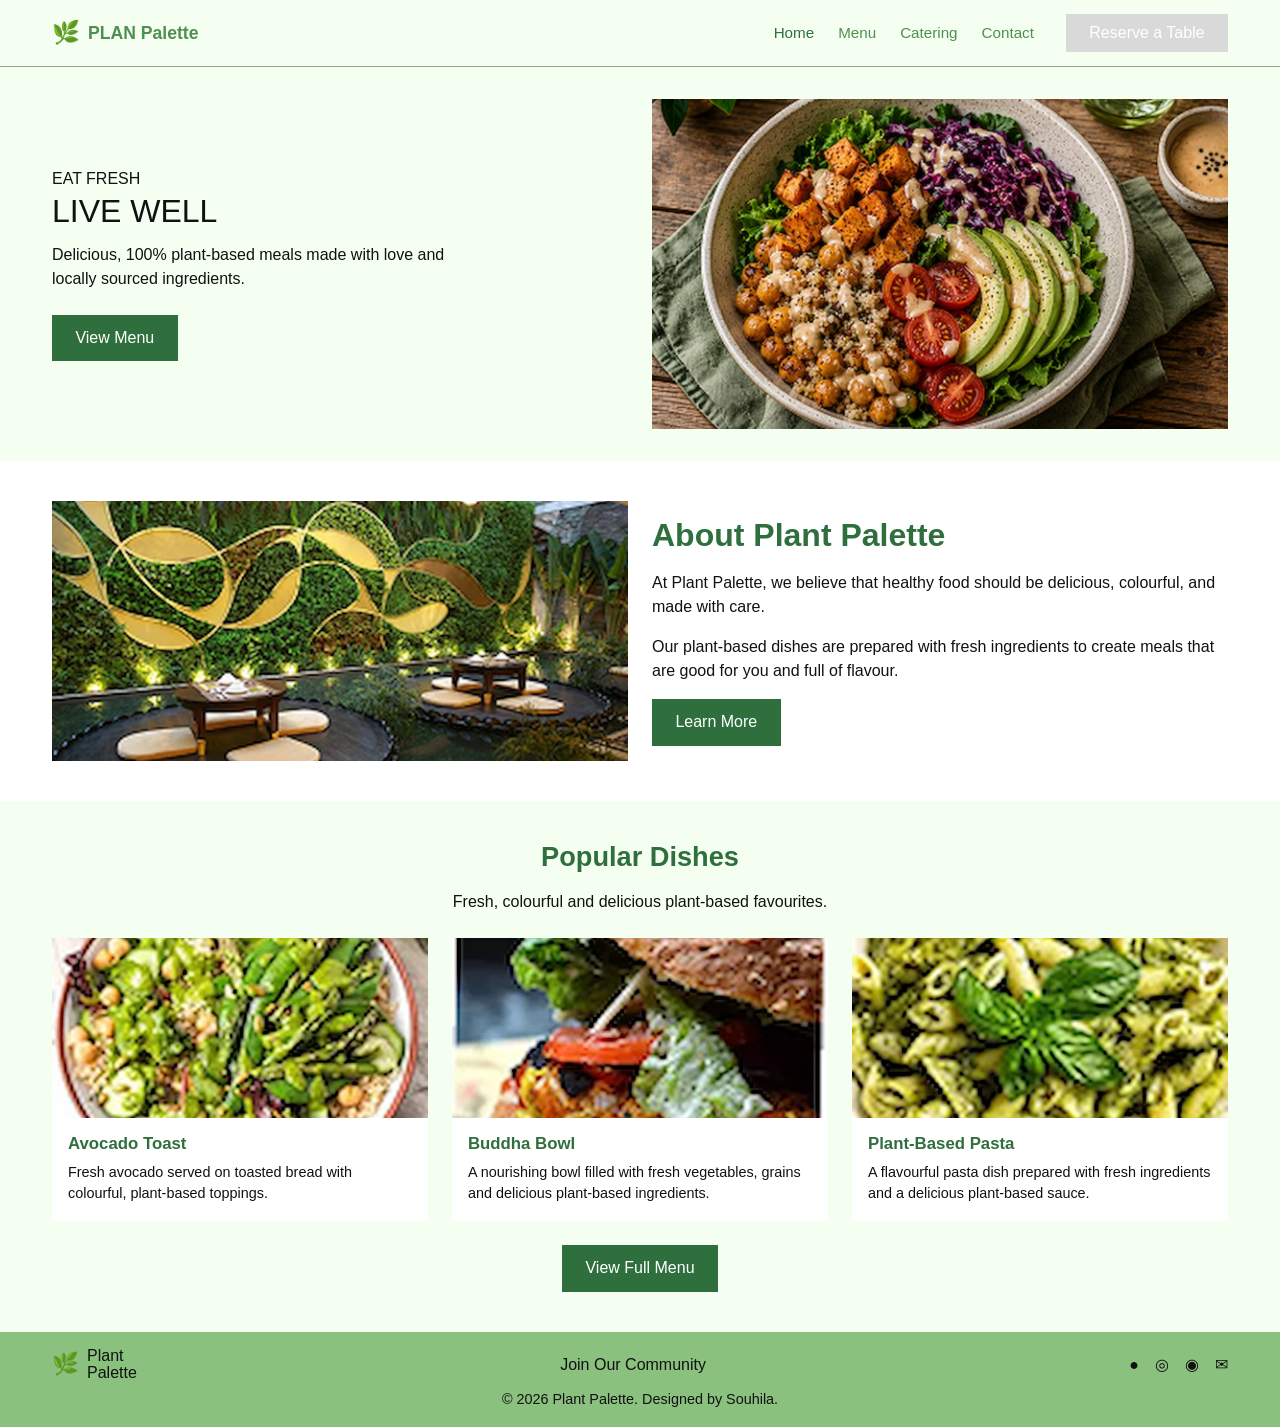
<file: index.html>
<!DOCTYPE html>
<html lang="en">
<head>
  <meta charset="UTF-8">
  <meta name="viewport" content="width=device-width, initial-scale=1.0">

  <title>Plant Palette</title>

  <link
    href="https://cdn.jsdelivr.net/npm/bootstrap@5.3.7/dist/css/bootstrap.min.css"
    rel="stylesheet"
  >

  <link rel="stylesheet" href="css/style.css">
</head>

<body>
    <a href="#main-content" class="skip-link">Skip to main content</a>
<header>
  <nav class="navbar navbar-expand-md plant-navbar">
    <div class="container">

      <a class="navbar-brand d-flex align-items-center gap-2" href="index.html">
        <span class="brand-leaf" aria-hidden="true">🌿</span>
        <span class="fw-bold">PLAN Palette</span>
      </a>

      <button
        class="navbar-toggler"
        type="button"
        data-bs-toggle="collapse"
        data-bs-target="#mainNav"
        aria-controls="mainNav"
        aria-expanded="false"
        aria-label="Toggle navigation"
      >
        <span class="navbar-toggler-icon"></span>
      </button>

      <div class="collapse navbar-collapse justify-content-end" id="mainNav">
        <ul class="navbar-nav align-items-md-center gap-md-2">
          <li class="nav-item">
            <a class="nav-link active" aria-current="page" href="index.html">Home</a>
          </li>

          <li class="nav-item">
            <a class="nav-link" href="menu.html">Menu</a>
          </li>

        <li class="nav-item">
  <a class="nav-link" href="catering.html">Catering</a>
</li>

          <li class="nav-item">
            <a class="nav-link" href="#contact">Contact</a>
          </li>

          <li class="nav-item ms-md-3">
            <a class="btn reserve-btn" href="#contact">Reserve a Table</a>
          </li>
        </ul>
      </div>

    </div>
  </nav>
</header>

<main id="main-content">

  <section class="home-hero py-4">
    <div class="container">
      <div class="row align-items-center g-4">

        <div class="col-12 col-md-6">
          <p class="hero-kicker mb-1">Eat Fresh</p>
          <h1 class="hero-title mb-3">Live Well</h1>

          <p class="mb-4">
            Delicious, 100% plant-based meals made with love and locally sourced ingredients.
          </p>

          <a href="menu.html" class="btn hero-btn">
            View Menu
          </a>
        </div>

        <div class="col-12 col-md-6">
      <!-- Hero -->
<img
  src="images/home-hero-1200.jpg"
  srcset="
    images/home-hero-600.jpg 600w,
    images/home-hero-1200.jpg 1200w
  "
  sizes="(max-width: 767px) 100vw, 50vw"
  alt="Colourful plant-based bowl with vegetables and grains"
  class="img-fluid hero-image"
>
        </div>

      </div>
    </div>
  </section>
<!-- ABOUT -->
<section class="about-section py-5" id="about">
  <div class="container">
    <div class="row align-items-center g-4">

      <div class="col-12 col-md-6">
        <!-- About -->
<img
  src="images/home-about-1200.jpg"
  srcset="
    images/home-about-600.jpg 600w,
    images/home-about-1200.jpg 1200w
  "
  sizes="(max-width: 767px) 100vw, 50vw"
  alt="Plant Palette restaurant interior with green decor"
  class="img-fluid about-image"
>
      </div>

      <div class="col-12 col-md-6">
        <h2 class="section-title">About Plant Palette</h2>

        <p>
          At Plant Palette, we believe that healthy food should be delicious,
          colourful, and made with care.
        </p>

        <p>
          Our plant-based dishes are prepared with fresh ingredients to create
          meals that are good for you and full of flavour.
        </p>

        <a href="catering.html" class="btn about-btn">
          Learn More
        </a>
      </div>

    </div>
  </div>

</section>
<!-- POPULAR DISHES -->
<section class="popular-dishes py-5">
  <div class="container">

    <div class="text-center mb-4">
      <h2 class="section-title">Popular Dishes</h2>
      <p>Fresh, colourful and delicious plant-based favourites.</p>
    </div>

    <div class="row g-4">

      <div class="col-12 col-md-4">
        <article class="dish-card h-100">
    <!-- Popular dishes -->
<img
  src="images/home-bowl-1200.jpg"
  srcset="
    images/home-bowl-600.jpg 600w,
    images/home-bowl-1200.jpg 1200w
  "
  sizes="(max-width: 767px) 100vw, 33vw"
  alt="Green Goddess Bowl"
  class="img-fluid dish-image"
>
          <div class="dish-content">
            <h3>Avocado Toast</h3>
            <p>
              Fresh avocado served on toasted bread with colourful,
              plant-based toppings.
            </p>
          </div>
        </article>
      </div>

      <div class="col-12 col-md-4">
        <article class="dish-card h-100">
  <img
  src="images/home-burger-1200.jpg"
  srcset="
    images/home-burger-600.jpg 600w,
    images/home-burger-1200.jpg 1200w
  "
  sizes="(max-width: 767px) 100vw, 33vw"
  alt="Spicy Chickpea Burger"
  class="img-fluid dish-image"
>

          <div class="dish-content">
            <h3>Buddha Bowl</h3>
            <p>
              A nourishing bowl filled with fresh vegetables, grains
              and delicious plant-based ingredients.
            </p>
          </div>
        </article>
      </div>

      <div class="col-12 col-md-4">
        <article class="dish-card h-100">
   <img
  src="images/home-pasta-1200.jpg"
  srcset="
    images/home-pasta-600.jpg 600w,
    images/home-pasta-1200.jpg 1200w
  "
  sizes="(max-width: 767px) 100vw, 33vw"
  alt="Creamy Pesto Pasta"
  class="img-fluid dish-image"
>
          <div class="dish-content">
            <h3>Plant-Based Pasta</h3>
            <p>
              A flavourful pasta dish prepared with fresh ingredients
              and a delicious plant-based sauce.
            </p>
          </div>
        </article>
      </div>

    </div>

    <div class="text-center mt-4">
      <a href="menu.html" class="btn hero-btn">View Full Menu</a>
    </div>

  </div>
</section>
</main>
<!-- FOOTER -->
<footer class="site-footer" id="contact">
  <div class="container">

    <div class="footer-top">
      <div class="footer-brand">
        <span class="footer-leaf" aria-hidden="true">🌿</span>
        <span>Plant<br>Palette</span>
      </div>

      <p class="footer-community mb-0">
        Join Our Community
      </p>

      <div class="footer-socials" aria-label="Social media links">
        <a href="#" aria-label="Facebook">●</a>
        <a href="#" aria-label="Instagram">◎</a>
        <a href="#" aria-label="WhatsApp">◉</a>
        <a href="#" aria-label="Email">✉</a>
      </div>
    </div>

    <p class="footer-copy">
      &copy; 2026 Plant Palette. Designed by Souhila.
    </p>

  </div>
</footer>
  <script
    src="https://cdn.jsdelivr.net/npm/bootstrap@5.3.7/dist/js/bootstrap.bundle.min.js"
  ></script>
</body>
</html>
</file>
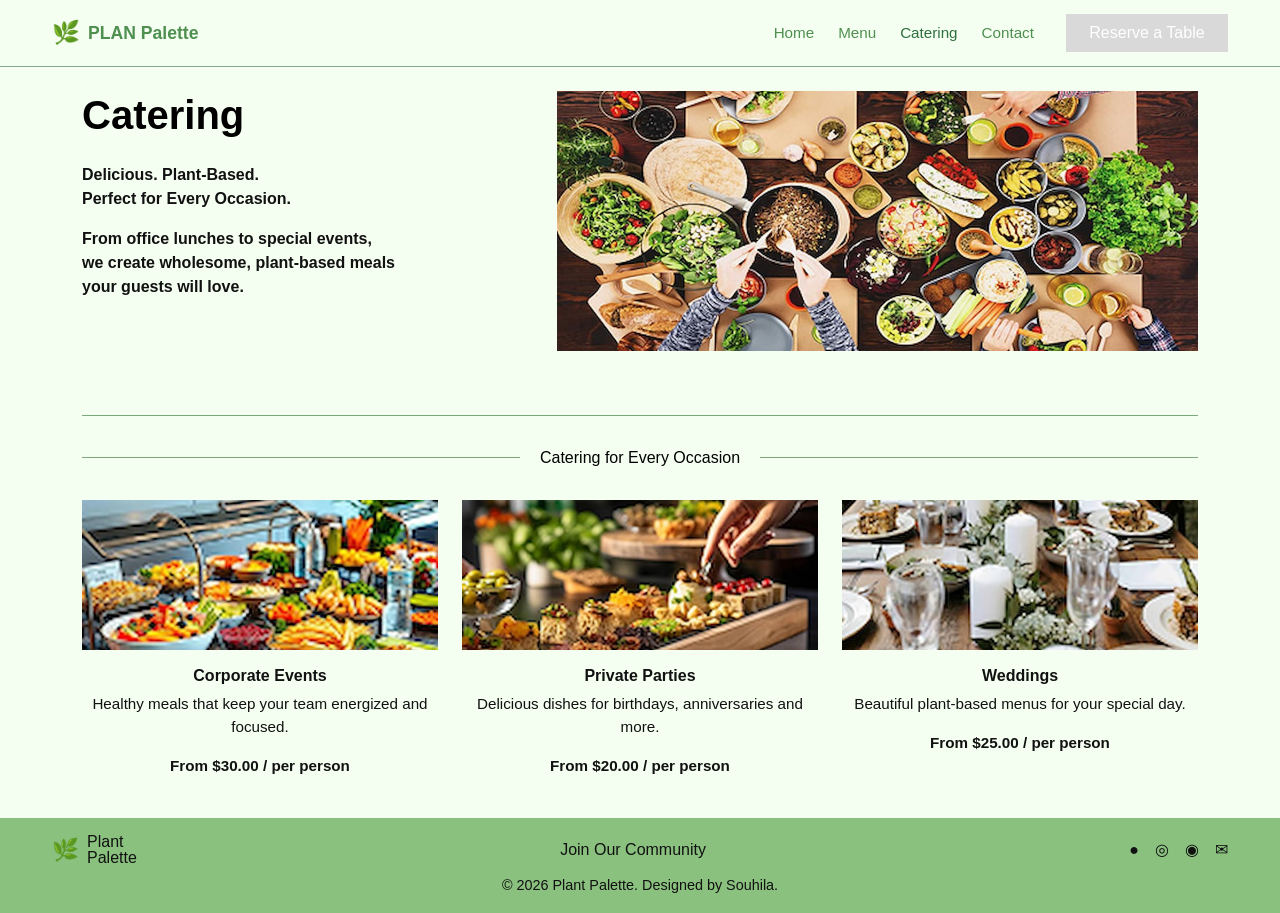
<file: catering.html>
<!DOCTYPE html>
<html lang="en">
<head>
  <meta charset="UTF-8">
  <meta name="viewport" content="width=device-width, initial-scale=1.0">

 <title>Catering | Plant Palette</title>

  <link
    href="https://cdn.jsdelivr.net/npm/bootstrap@5.3.7/dist/css/bootstrap.min.css"
    rel="stylesheet"
  >

  <link rel="stylesheet" href="css/style.css">
</head>

<body>

  <a href="#main-content" class="skip-link">Skip to main content</a>

<header>
  <nav class="navbar navbar-expand-md plant-navbar">
    <div class="container">

      <a class="navbar-brand d-flex align-items-center gap-2" href="index.html">
        <span class="brand-leaf" aria-hidden="true">🌿</span>
        <span class="fw-bold">PLAN Palette</span>
      </a>

      <button
        class="navbar-toggler"
        type="button"
        data-bs-toggle="collapse"
        data-bs-target="#mainNav"
        aria-controls="mainNav"
        aria-expanded="false"
        aria-label="Toggle navigation"
      >
        <span class="navbar-toggler-icon"></span>
      </button>

      <div class="collapse navbar-collapse justify-content-end" id="mainNav">
        <ul class="navbar-nav align-items-md-center gap-md-2">

          <li class="nav-item">
            <a class="nav-link" href="index.html">Home</a>
          </li>

          <li class="nav-item">
            <a class="nav-link" href="menu.html">Menu</a>
          </li>

          <li class="nav-item">
  <a class="nav-link active" aria-current="page" href="catering.html">
    Catering
  </a>
</li>
          

          <li class="nav-item">
            <a class="nav-link" href="#contact">Contact</a>
          </li>

          <li class="nav-item ms-md-3">
            <a class="btn reserve-btn" href="#contact">
              Reserve a Table
            </a>
          </li>

        </ul>
      </div>

    </div>
  </nav>
</header>

<main id="main-content">
  <main id="main-content">

  <!-- Catering intro -->
  <section class="catering-intro py-4">
    <div class="container">

      <div class="row align-items-start g-4">

        <div class="col-12 col-md-5">
          <h1 class="mb-4">Catering</h1>

          <p class="fw-bold">
            Delicious. Plant-Based.<br>
            Perfect for Every Occasion.
          </p>

          <p class="fw-semibold">
            From office lunches to special events,<br>
            we create wholesome, plant-based meals<br>
            your guests will love.
          </p>
        </div>

        <div class="col-12 col-md-7">
         <!-- Main catering image -->
<img
  src="images/catering-main-1200.jpg"
  srcset="
    images/catering-main-600.jpg 600w,
    images/catering-main-1200.jpg 1200w
  "
  sizes="(max-width: 767px) 100vw, 58vw"
  alt="Table filled with colourful plant-based catering dishes"
  class="img-fluid catering-main-image"
>
        </div>

      </div>

    </div>
  </section>


  <!-- Catering services -->
  <section class="catering-services py-4" id="catering-services">
    <div class="container">

      <hr>

     <div class="section-heading-line">
  <span>Catering for Every Occasion</span>
</div>
      <div class="row g-4 text-center">

        <div class="col-12 col-md-4">
          <article class="service-card">
           <!-- Corporate Events -->
<img
  src="images/catering-corporate-1200.jpg"
  srcset="
    images/catering-corporate-600.jpg 600w,
    images/catering-corporate-1200.jpg 1200w
  "
  sizes="(max-width: 767px) 100vw, 33vw"
  alt="Healthy plant-based corporate catering"
  class="img-fluid service-image"
>

            <h3 class="h6 fw-bold mt-3">
              Corporate Events
            </h3>

            <p>
              Healthy meals that keep your team energized and focused.
            </p>

            <p class="fw-bold">
              From $30.00 / per person
            </p>
          </article>
        </div>

        <div class="col-12 col-md-4">
          <article class="service-card">
           <!-- Private Parties -->
<img
  src="images/catering-private-1200.jpg"
  srcset="
    images/catering-private-600.jpg 600w,
    images/catering-private-1200.jpg 1200w
  "
  sizes="(max-width: 767px) 100vw, 33vw"
  alt="Plant-based food prepared for a private party"
  class="img-fluid service-image"
>

            <h3 class="h6 fw-bold mt-3">
              Private Parties
            </h3>

            <p>
              Delicious dishes for birthdays, anniversaries and more.
            </p>

            <p class="fw-bold">
              From $20.00 / per person
            </p>
          </article>
        </div>

        <div class="col-12 col-md-4">
          <article class="service-card">
            <!-- Weddings -->
<img
  src="images/catering-wedding-1200.jpg"
  srcset="
    images/catering-wedding-600.jpg 600w,
    images/catering-wedding-1200.jpg 1200w
  "
  sizes="(max-width: 767px) 100vw, 33vw"
  alt="Plant-based wedding catering table"
  class="img-fluid service-image"
>

            <h3 class="h6 fw-bold mt-3">
              Weddings
            </h3>

            <p>
              Beautiful plant-based menus for your special day.
            </p>

            <p class="fw-bold">
              From $25.00 / per person
            </p>
          </article>
        </div>

      </div>

    </div>
  </section>

</main>
</main>
<footer class="site-footer" id="contact">
  <div class="container">

    <div class="footer-top">
      <div class="footer-brand">
        <span class="footer-leaf" aria-hidden="true">🌿</span>
        <span>Plant<br>Palette</span>
      </div>

      <p class="footer-community mb-0">
        Join Our Community
      </p>

      <div class="footer-socials" aria-label="Social media links">
        <a href="#" aria-label="Facebook">●</a>
        <a href="#" aria-label="Instagram">◎</a>
        <a href="#" aria-label="WhatsApp">◉</a>
        <a href="#" aria-label="Email">✉</a>
      </div>
    </div>

    <p class="footer-copy">
      &copy; 2026 Plant Palette. Designed by Souhila.
    </p>

  </div>
</footer>
  <script
    src="https://cdn.jsdelivr.net/npm/bootstrap@5.3.7/dist/js/bootstrap.bundle.min.js"
  ></script>
</body>
</html>
</file>
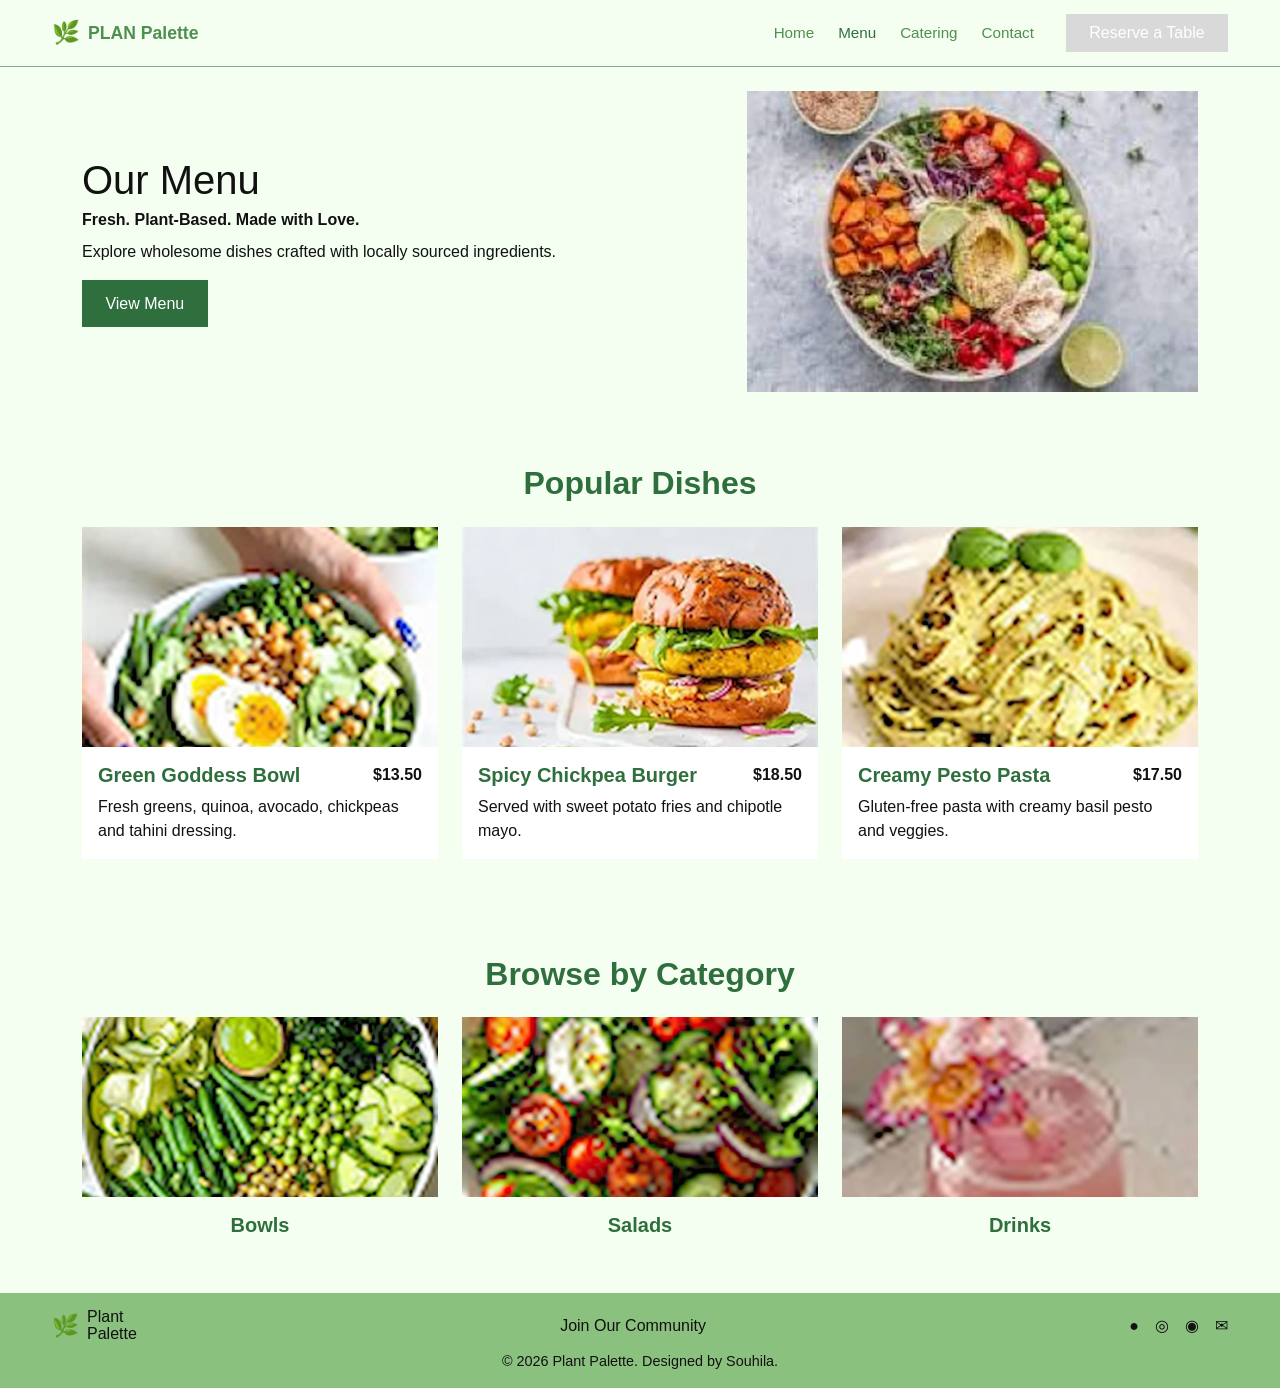
<file: menu.html>
<!DOCTYPE html>
<html lang="en">
<head>
  <meta charset="UTF-8">
  <meta name="viewport" content="width=device-width, initial-scale=1.0">

  <title>Menu | Plant Palette</title>

  <link
    href="https://cdn.jsdelivr.net/npm/bootstrap@5.3.7/dist/css/bootstrap.min.css"
    rel="stylesheet"
  >

  <link rel="stylesheet" href="css/style.css">
</head>

<body>

  <a href="#main-content" class="skip-link">Skip to main content</a>

<header>
  <nav class="navbar navbar-expand-md plant-navbar">
    <div class="container">

      <a class="navbar-brand d-flex align-items-center gap-2" href="index.html">
        <span class="brand-leaf" aria-hidden="true">🌿</span>
        <span class="fw-bold">PLAN Palette</span>
      </a>

      <button
        class="navbar-toggler"
        type="button"
        data-bs-toggle="collapse"
        data-bs-target="#mainNav"
        aria-controls="mainNav"
        aria-expanded="false"
        aria-label="Toggle navigation"
      >
        <span class="navbar-toggler-icon"></span>
      </button>

      <div class="collapse navbar-collapse justify-content-end" id="mainNav">
        <ul class="navbar-nav align-items-md-center gap-md-2">

          <li class="nav-item">
            <a class="nav-link" href="index.html">Home</a>
          </li>

          <li class="nav-item">
            <a class="nav-link active" aria-current="page" href="menu.html">
              Menu
            </a>
          </li>

          <li class="nav-item">
  <a class="nav-link" href="catering.html">Catering</a>
</li>
          <li class="nav-item">
            <a class="nav-link" href="#contact">Contact</a>
          </li>

          <li class="nav-item ms-md-3">
            <a class="btn reserve-btn" href="#contact">
              Reserve a Table
            </a>
          </li>

        </ul>
      </div>

    </div>
  </nav>
</header>

<main id="main-content">
<section class="menu-hero py-4">
  <div class="container">
    <div class="row align-items-center g-4">

      <div class="col-12 col-md-7">
        <h1 class="mb-1">Our Menu</h1>

        <p class="fw-semibold mb-2">
          Fresh. Plant-Based. Made with Love.
        </p>

        <p class="mb-3">
          Explore wholesome dishes crafted with locally sourced ingredients.
        </p>

        <a href="#popular-dishes" class="btn hero-btn">
          View Menu
        </a>
      </div>

      <div class="col-12 col-md-5">
       <!-- Menu hero -->
<img
  src="images/menu-hero-1200.jpg"
  srcset="
    images/menu-hero-600.jpg 600w,
    images/menu-hero-1200.jpg 1200w
  "
  sizes="(max-width: 767px) 100vw, 40vw"
  alt="Colourful plant-based dish"
  class="img-fluid menu-hero-image"
>
      </div>

    </div>
  </div>
</section>
<section class="menu-popular py-5" id="popular-dishes">
  <div class="container">

    <div class="section-heading text-center mb-4">
      <h2 class="section-title">Popular Dishes</h2>
    </div>

    <div class="row g-4">

      <div class="col-12 col-md-4">
        <article class="menu-dish-card h-100">
          <!-- Dish 1 -->
<img
  src="images/menu-dish-1-1200.jpg"
  srcset="
    images/menu-dish-1-600.jpg 600w,
    images/menu-dish-1-1200.jpg 1200w
  "
  sizes="(max-width: 767px) 100vw, 33vw"
  alt="Green Goddess Bowl"
  class="img-fluid menu-dish-image"
>

          <div class="p-3">
            <div class="d-flex justify-content-between align-items-start gap-3">
              <h3 class="h5 mb-2">Green Goddess Bowl</h3>
              <span class="fw-bold">$13.50</span>
            </div>

            <p class="mb-0">
              Fresh greens, quinoa, avocado, chickpeas and tahini dressing.
            </p>
          </div>
        </article>
      </div>

      <div class="col-12 col-md-4">
        <article class="menu-dish-card h-100">
         <!-- Dish 2 -->
<img
  src="images/menu-dish-2-1200.jpg"
  srcset="
    images/menu-dish-2-600.jpg 600w,
    images/menu-dish-2-1200.jpg 1200w
  "
  sizes="(max-width: 767px) 100vw, 33vw"
  alt="Spicy Chickpea Burger"
  class="img-fluid menu-dish-image"
>

          <div class="p-3">
            <div class="d-flex justify-content-between align-items-start gap-3">
              <h3 class="h5 mb-2">Spicy Chickpea Burger</h3>
              <span class="fw-bold">$18.50</span>
            </div>

            <p class="mb-0">
              Served with sweet potato fries and chipotle mayo.
            </p>
          </div>
        </article>
      </div>

      <div class="col-12 col-md-4">
        <article class="menu-dish-card h-100">
          <!-- Dish 3 -->
<img
  src="images/menu-dish-3-1200.jpg"
  srcset="
    images/menu-dish-3-600.jpg 600w,
    images/menu-dish-3-1200.jpg 1200w
  "
  sizes="(max-width: 767px) 100vw, 33vw"
  alt="Creamy Pesto Pasta"
  class="img-fluid menu-dish-image"
>

          <div class="p-3">
            <div class="d-flex justify-content-between align-items-start gap-3">
              <h3 class="h5 mb-2">Creamy Pesto Pasta</h3>
              <span class="fw-bold">$17.50</span>
            </div>

            <p class="mb-0">
              Gluten-free pasta with creamy basil pesto and veggies.
            </p>
          </div>
        </article>
      </div>

    </div>
  </div>
</section>
<!-- BROWSE BY CATEGORY -->
<section class="categories-section py-5">
  <div class="container">

    <div class="text-center mb-4">
      <h2 class="section-title">Browse by Category</h2>
    </div>

    <div class="row g-4 justify-content-center text-center">

      <div class="col-12 col-sm-4">
        <article class="category-item">
          <img
  src="images/category-bowls-1200.jpg"
  srcset="
    images/category-bowls-600.jpg 600w,
    images/category-bowls-1200.jpg 1200w
  "
  sizes="(max-width: 767px) 100vw, 33vw"
  alt="Fresh plant-based bowl"
  class="img-fluid category-image"
>
          <h3 class="h5 mt-3">Bowls</h3>
        </article>
      </div>

      <div class="col-12 col-sm-4">
        <article class="category-item">
          <img
  src="images/category-salads-1200.jpg"
  srcset="
    images/category-salads-600.jpg 600w,
    images/category-salads-1200.jpg 1200w
  "
  sizes="(max-width: 767px) 100vw, 33vw"
  alt="Fresh colourful salad"
  class="img-fluid category-image"
>
          <h3 class="h5 mt-3">Salads</h3>
        </article>
      </div>

      <div class="col-12 col-sm-4">
        <article class="category-item">
          <img
  src="images/category-drinks-1200.jpg"
  srcset="
    images/category-drinks-600.jpg 600w,
    images/category-drinks-1200.jpg 1200w
  "
  sizes="(max-width: 767px) 100vw, 33vw"
  alt="Fresh plant-based drink"
  class="img-fluid category-image"
>
          <h3 class="h5 mt-3">Drinks</h3>
        </article>
      </div>

    </div>

  </div>
</section>
</main>
<footer class="site-footer" id="contact">
  <div class="container">

    <div class="footer-top">
      <div class="footer-brand">
        <span class="footer-leaf" aria-hidden="true">🌿</span>
        <span>Plant<br>Palette</span>
      </div>

      <p class="footer-community mb-0">
        Join Our Community
      </p>

      <div class="footer-socials" aria-label="Social media links">
        <a href="#" aria-label="Facebook">●</a>
        <a href="#" aria-label="Instagram">◎</a>
        <a href="#" aria-label="WhatsApp">◉</a>
        <a href="#" aria-label="Email">✉</a>
      </div>
    </div>

    <p class="footer-copy">
      &copy; 2026 Plant Palette. Designed by Souhila.
    </p>

  </div>
</footer>
  <script
    src="https://cdn.jsdelivr.net/npm/bootstrap@5.3.7/dist/js/bootstrap.bundle.min.js"

  ></script>

</body>
</html>
</file>
<file: css/style.css>
:root {
  --bs-primary: #4f8f4f;
  --bs-success: #2f6f3e;
  --bs-body-bg: #f4fff1;
  --bs-body-color: #111111;

  --plant-light: #f4fff1;
  --plant-green: #4f8f4f;
  --plant-dark: #2f6f3e;
  --plant-footer: #8ac17f;
}

body {
  background-color: var(--bs-body-bg);
  color: var(--bs-body-color);
  font-family: Arial, sans-serif;
}

img {
  max-width: 100%;
  height: auto;
}

a {
  text-decoration: none;
}

.btn {
  transition: all 0.25s ease;
}

.btn:hover,
.btn:focus-visible {
  transform: translateY(-2px);
}

.skip-link {
  position: absolute;
  top: -100px;
  left: 1rem;
  z-index: 9999;
  background: #ffffff;
  color: #000000;
  padding: 0.75rem 1rem;
}

.skip-link:focus {
  top: 1rem;
}
.plant-navbar {
  background-color: var(--plant-light);
  border-bottom: 1px solid #8aa88a;
}

.plant-navbar .navbar-brand {
  color: var(--plant-green);
  font-weight: 700;
}

.brand-leaf {
  font-size: 1.4rem;
}

.plant-navbar .nav-link {
  color: var(--plant-green);
  transition: color 0.25s ease;
}

.plant-navbar .nav-link:hover,
.plant-navbar .nav-link:focus-visible,
.plant-navbar .nav-link.active {
  color: var(--plant-dark);
}

.reserve-btn {
  background-color: #d9d9d9;
  color: #ffffff;
  border-radius: 0;
  padding-inline: 1.4rem;
}

.reserve-btn:hover,
.reserve-btn:focus-visible {
  background-color: var(--plant-dark);
  color: #ffffff;
}
.home-hero {
  background-color: var(--plant-light);
}

.hero-kicker,
.hero-title {
  text-transform: uppercase;
}

.hero-kicker {
  font-weight: 500;
  margin-bottom: 0;
}

.hero-title {
  font-size: 2rem;
  line-height: 1;
}

.hero-btn {
  background-color: var(--plant-dark);
  color: #ffffff;
  border-radius: 0;
  padding: 0.65rem 1.4rem;
}

.hero-btn:hover,
.hero-btn:focus-visible {
  background-color: var(--plant-green);
  color: #ffffff;
}

.hero-image {
  width: 100%;
  object-fit: cover;
}
/* About section */

.about-section {
  background-color: #ffffff;
}

.section-title {
  color: var(--plant-dark);
  font-weight: 700;
  margin-bottom: 1rem;
}

.about-image {
  width: 100%;
  object-fit: cover;
}

.about-btn {
  background-color: var(--plant-dark);
  color: #ffffff;
  border-radius: 0;
  padding: 0.65rem 1.4rem;
}

.about-btn:hover,
.about-btn:focus-visible {
  background-color: var(--plant-green);
  color: #ffffff;
}
/* Popular dishes */

.popular-dishes {
  background-color: var(--plant-light);
}

.dish-card {
  background-color: #ffffff;
  overflow: hidden;
}

.dish-image {
  width: 100%;
  height: 220px;
  object-fit: cover;
}

.dish-content {
  padding: 1.25rem;
}

.dish-content h3 {
  color: var(--plant-dark);
  font-size: 1.25rem;
  font-weight: 700;
}

.dish-content p {
  margin-bottom: 0;
}
/* Footer */

/* Footer - matches Figma */

.site-footer {
  background-color: var(--plant-footer);
  color: #111111;
  padding: 1rem 0 0.45rem;
}

.footer-top {
  display: flex;
  align-items: center;
  justify-content: space-between;
  gap: 1rem;
}

.footer-brand {
  display: flex;
  align-items: center;
  gap: 0.5rem;
  line-height: 1.05;
}

.footer-leaf {
  font-size: 1.35rem;
}

.footer-community {
  text-align: center;
}

.footer-socials {
  display: flex;
  align-items: center;
  gap: 1rem;
}

.footer-socials a {
  color: #111111;
  text-decoration: none;
  transition: opacity 0.25s ease;
}

.footer-socials a:hover,
.footer-socials a:focus-visible {
  opacity: 0.6;
}

.footer-copy {
  text-align: center;
  margin: 0.5rem 0 0;
  font-size: 0.9rem;
}
@media (max-width: 767px) {
  .footer-top {
    flex-direction: column;
    text-align: center;
  }
}
/* Menu popular dishes */

.menu-popular {
  background-color: var(--plant-light);
}

.menu-dish-card {
  background-color: #ffffff;
}

.menu-dish-image {
  width: 100%;
  height: 220px;
  object-fit: cover;
}

.menu-dish-card h3 {
  color: var(--plant-dark);
  font-weight: 700;
}
/* Browse by category */

.categories-section {
  background-color: var(--plant-light);
}

.category-image {
  width: 100%;
  height: 180px;
  object-fit: cover;
}

.category-item h3 {
  color: var(--plant-dark);
  font-weight: 700;
}
/* Catering hero */

.catering-hero {
  background-color: var(--plant-light);
}

.catering-title {
  color: var(--plant-dark);
  font-weight: 700;
}

.catering-hero-image {
  width: 100%;
  object-fit: cover;
}
/* Catering page */

.catering-intro,
.catering-services {
  background-color: var(--plant-light);
}

.catering-intro h1 {
  color: #000000;
  font-weight: 700;
}

.catering-main-image {
  width: 100%;
  height: 260px;
  object-fit: cover;
}

.catering-services hr {
  border-color: #7aa97a;
  opacity: 1;
}

.service-image {
  width: 100%;
  height: 150px;
  object-fit: cover;
}

.service-card p {
  font-size: 0.95rem;
}
/* Home desktop refinements */

@media (min-width: 992px) {

  .plant-navbar .container,
  .home-hero .container,
  .about-section .container,
  .popular-dishes .container,
  .site-footer .container {
    max-width: 1200px;
  }

  .plant-navbar {
    padding-top: 0.7rem;
    padding-bottom: 0.7rem;
  }

  .site-logo,
  .navbar-brand {
    font-size: 1.1rem;
  }

  .plant-navbar .nav-link {
    font-size: 0.95rem;
  }

  .home-hero {
    padding-top: 2rem !important;
    padding-bottom: 2rem !important;
  }

  .home-hero .row {
    min-height: 320px;
  }

  .hero-title {
    font-size: 2rem;
  }

  .home-hero p {
    max-width: 430px;
  }

  .hero-image {
    max-height: 330px;
    object-fit: cover;
  }

  .about-section {
    padding-top: 2.5rem !important;
    padding-bottom: 2.5rem !important;
  }

  .about-image {
    max-height: 260px;
    object-fit: cover;
  }

  .about-section .row {
    align-items: center;
  }

  .popular-dishes {
    padding-top: 2.5rem !important;
    padding-bottom: 2.5rem !important;
  }

  .popular-dishes .section-title {
    font-size: 1.7rem;
  }

  .dish-image {
    height: 180px;
  }

  .dish-content {
    padding: 1rem;
  }

  .dish-content h3 {
    font-size: 1.05rem;
  }

  .dish-content p {
    font-size: 0.9rem;
  }

  .site-footer {
    padding-top: 1rem !important;
    padding-bottom: 1rem !important;
  }
}

.section-heading-line {
  display: flex;
  align-items: center;
  gap: 20px;
  width: 100%;
  margin: 30px 0;
}

.section-heading-line::before,
.section-heading-line::after {
  content: "";
  flex: 1;
  height: 1px;
  background-color: #7fa87a;
}

.section-heading-line span {
  white-space: nowrap;
  font-size: 1rem;
  color: #000;
}
</file>
